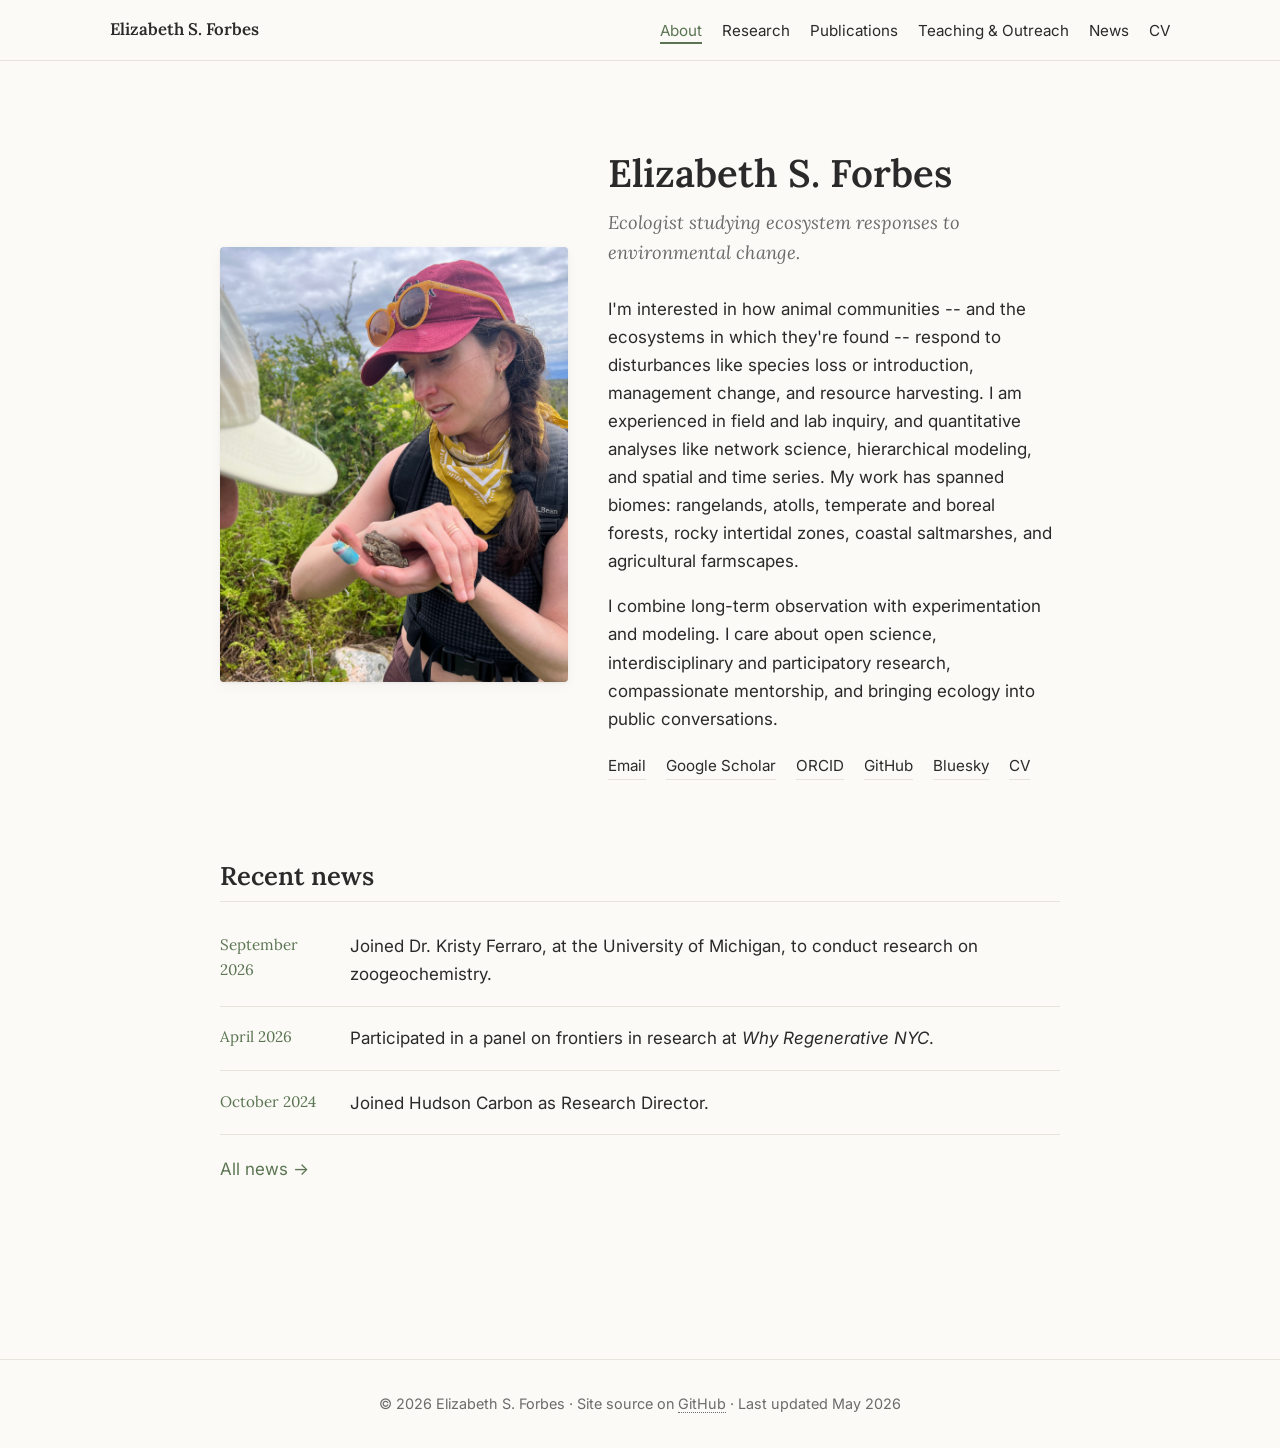
<file: index.html>
<!doctype html>
<html lang="en">
<head>
  <meta charset="utf-8">
  <meta name="viewport" content="width=device-width, initial-scale=1">
  <title>Elizabeth S. Forbes</title>
  <meta name="description" content="Personal site of Elizabeth S. Forbes — ecologist and researcher.">
  <link rel="preconnect" href="https://fonts.googleapis.com">
  <link rel="preconnect" href="https://fonts.gstatic.com" crossorigin>
  <link href="https://fonts.googleapis.com/css2?family=Inter:wght@400;500;600&family=Lora:ital,wght@0,500;0,600;1,400&display=swap" rel="stylesheet">
  <link rel="stylesheet" href="assets/css/style.css">
</head>
<body>

<!-- ===== Site nav (copy this <header> block to every page; mark current page .active) ===== -->
<header class="site-header">
  <nav class="nav">
    <a class="nav-brand" href="index.html">Elizabeth S. Forbes</a>
    <ul class="nav-links">
      <li><a href="index.html" class="active">About</a></li>
      <li><a href="research.html">Research</a></li>
      <li><a href="publications.html">Publications</a></li>
      <li><a href="teaching.html">Teaching &amp; Outreach</a></li>
      <li><a href="news.html">News</a></li>
      <li><a href="cv.html">CV</a></li>
    </ul>
  </nav>
</header>

<main>
  <div class="container">

    <!-- ===== Hero ===== -->
    <section class="hero">
      <!-- EDIT: replace assets/img/hero.jpg with a portrait or fieldwork photo -->
      <div class="hero-photo" role="img" aria-label="Photo of Elizabeth Forbes"></div>

      <div class="hero-text">
        <h1>Elizabeth S. Forbes</h1>
        <p class="tagline">Ecologist studying ecosystem responses to environmental change.</p>

        <p>
          <!-- EDIT: 2–4 sentence bio. Pull text from your Wix site to start. -->
          I'm interested in how animal communities -- and the ecosystems in which they're found --
          respond to disturbances like species loss or introduction, management change, and resource harvesting. 
          I am experienced in field and lab inquiry, and quantitative analyses like
          network science, hierarchical modeling, and spatial and time series. My work
          has spanned biomes: rangelands, atolls, temperate and boreal forests, rocky intertidal zones, coastal 
          saltmarshes, and agricultural farmscapes.
        </p>
        <p>
          <!-- EDIT: a second paragraph with what you care about / methods / collaborators -->
          I combine long-term observation with experimentation and modeling. I care about open science,
          interdisciplinary and participatory research, compassionate mentorship, and bringing ecology into public conversations.
        </p>

        <!-- EDIT: update each href and remove any links you don't use -->
        <div class="hero-links">
          <a href="mailto:forbeselizabeth.s@gmail.com">Email</a>
          <a href="https://scholar.google.com/citations?user=6LDUEaUAAAAJ&hl=en&oi=ao" target="_blank" rel="noopener">Google Scholar</a>
          <a href="https://orcid.org/my-orcid?orcid=0000-0003-3462-0323" target="_blank" rel="noopener">ORCID</a>
          <a href="https://github.com/elizabethforbes" target="_blank" rel="noopener">GitHub</a>
          <a href="https://bsky.app/profile/elizabethforbes.bsky.social" target="_blank" rel="noopener">Bluesky</a>
          <a href="cv.html">CV</a>
        </div>
      </div>
    </section>

    <!-- ===== Latest news teaser ===== -->
    <section>
      <h2>Recent news</h2>
      <!-- EDIT: keep 3 most recent items here, mirror full list in news.html -->
      <!-- <div class="news-item"> -->
        <!-- <div class="news-date">May 2026</div> -->
        <!-- <div>New paper out in <em>Journal Name</em> — short blurb describing it. <a href="publications.html">See publications &rarr;</a></div> -->
      <!-- </div> -->
      <div class="news-item">
        <div class="news-date">September 2026</div>
        <div>Joined Dr. Kristy Ferraro, at the University of Michigan, to conduct research on zoogeochemistry.</div>
      </div>
      <div class="news-item">
        <div class="news-date">April 2026</div>
        <div>Participated in a panel on frontiers in research at <i>Why Regenerative NYC</i>.</div>
      </div>
      <div class="news-item">
        <div class="news-date">October 2024</div>
        <div>Joined Hudson Carbon as Research Director.</div>
      </div>
      <p style="margin-top:1.25rem;"><a href="news.html">All news &rarr;</a></p>
    </section>

  </div>
</main>

<footer class="site-footer">
  <div class="container">
    &copy; 2026 Elizabeth S. Forbes &middot;
    Site source on <a href="https://github.com/YOUR_USERNAME/YOUR_USERNAME.github.io" target="_blank" rel="noopener">GitHub</a> &middot;
    Last updated May 2026
  </div>
</footer>

</body>
</html>
</file>
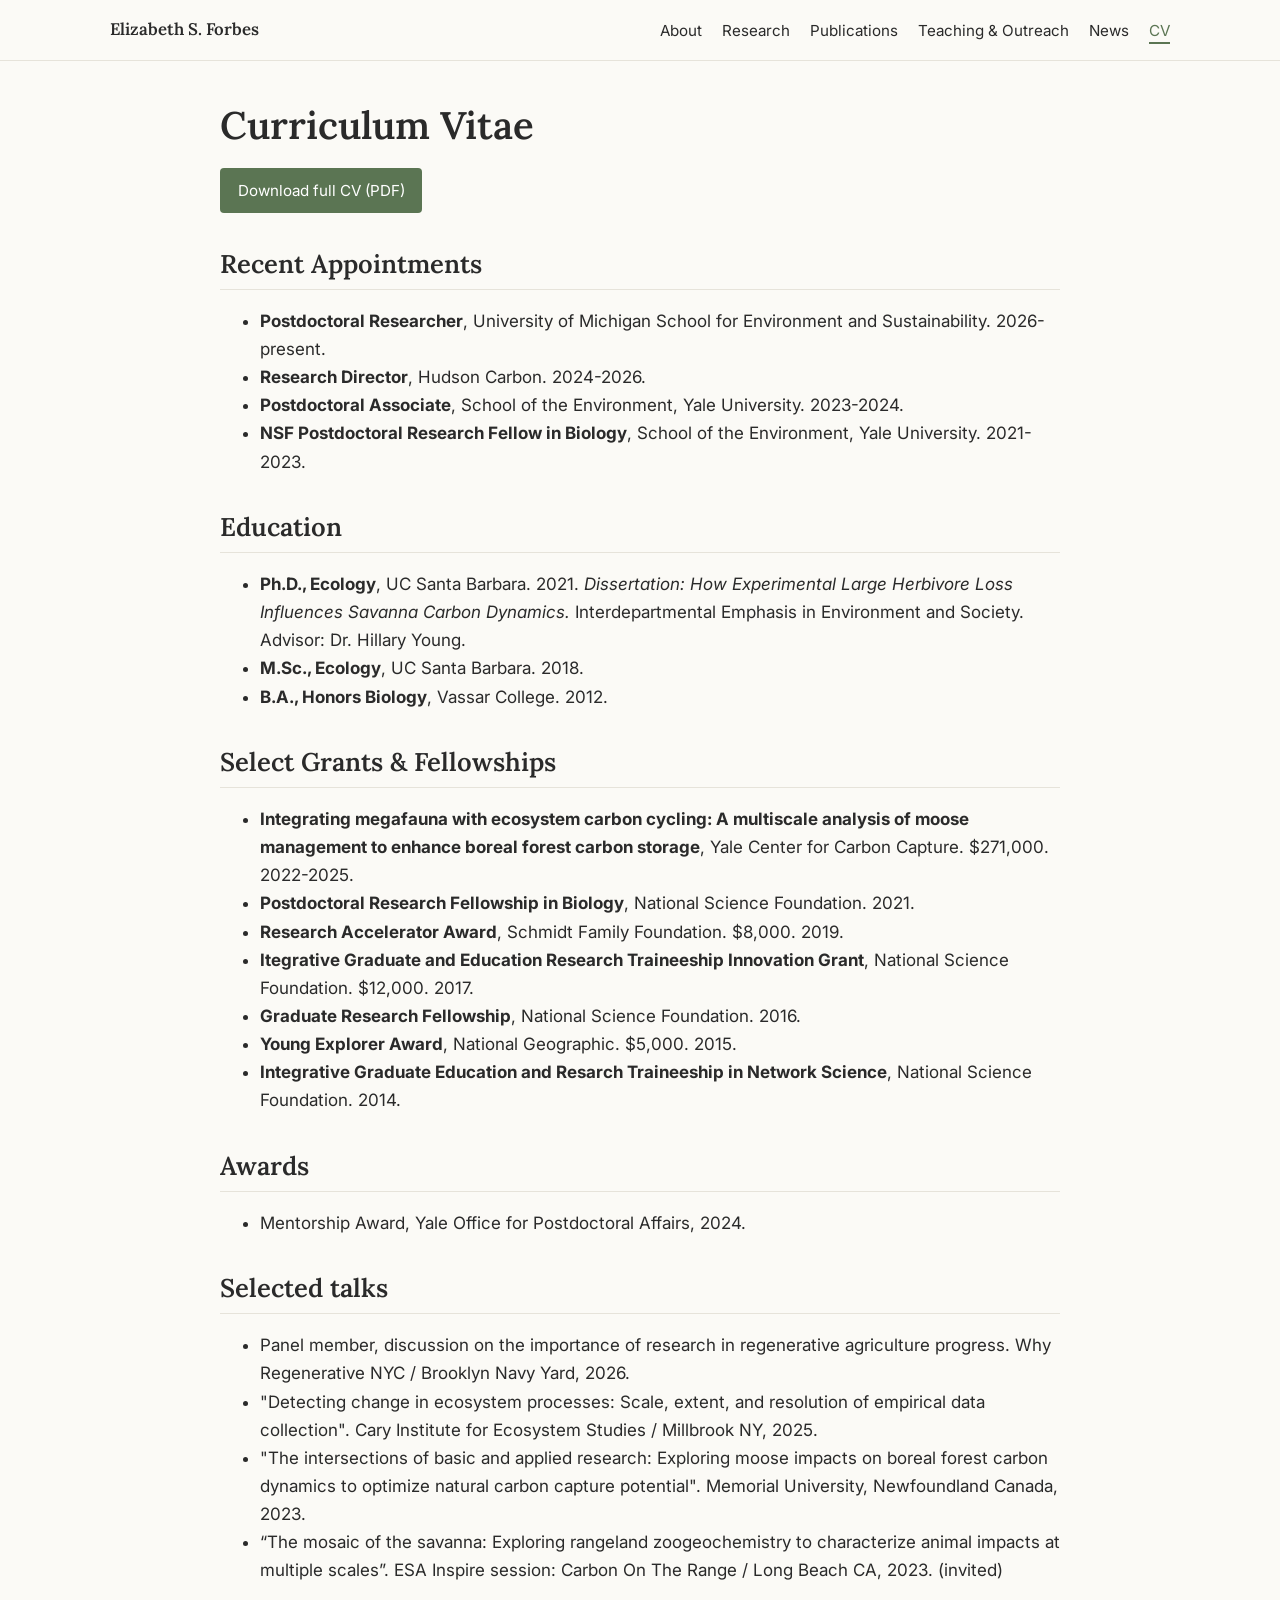
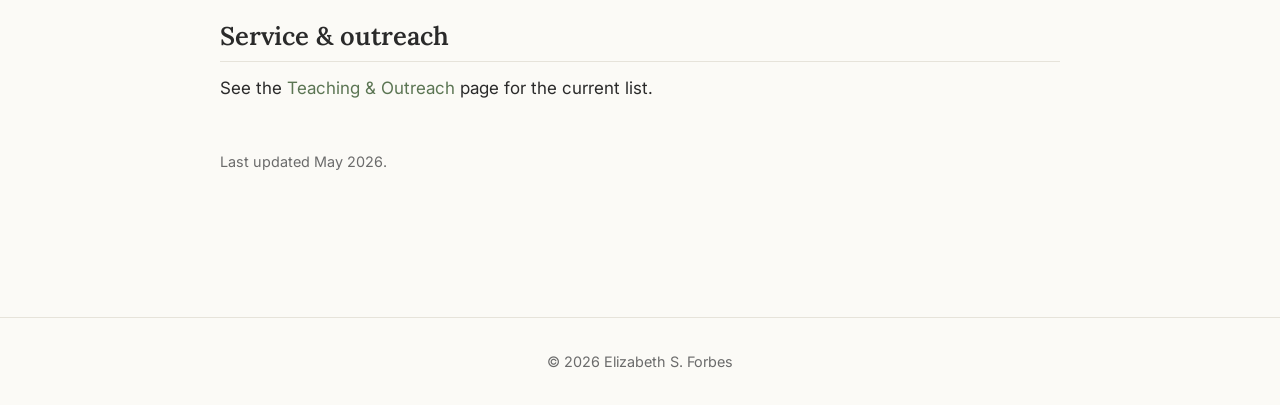
<file: cv.html>
<!doctype html>
<html lang="en">
<head>
  <meta charset="utf-8">
  <meta name="viewport" content="width=device-width, initial-scale=1">
  <title>CV — Elizabeth S. Forbes</title>
  <link rel="preconnect" href="https://fonts.googleapis.com">
  <link rel="preconnect" href="https://fonts.gstatic.com" crossorigin>
  <link href="https://fonts.googleapis.com/css2?family=Inter:wght@400;500;600&family=Lora:ital,wght@0,500;0,600;1,400&display=swap" rel="stylesheet">
  <link rel="stylesheet" href="assets/css/style.css">
</head>
<body>

<header class="site-header">
  <nav class="nav">
    <a class="nav-brand" href="index.html">Elizabeth S. Forbes</a>
    <ul class="nav-links">
      <li><a href="index.html">About</a></li>
      <li><a href="research.html">Research</a></li>
      <li><a href="publications.html">Publications</a></li>
      <li><a href="teaching.html">Teaching &amp; Outreach</a></li>
      <li><a href="news.html">News</a></li>
      <li><a href="cv.html" class="active">CV</a></li>
    </ul>
  </nav>
</header>

<main>
  <div class="container">

    <h1>Curriculum Vitae</h1>
    <p>
      <!-- EDIT: replace assets/files/forbes-cv.pdf with your actual CV PDF.
           Keep this page as a quick on-page summary; the PDF is the canonical full version. -->
      <a class="button" href="assets/files/Forbes_CV.pdf" target="_blank" rel="noopener">Download full CV (PDF)</a>
    </p>

    <h2>Recent Appointments</h2>
    <ul>
      <li><strong>Postdoctoral Researcher</strong>, University of Michigan School for Environment and Sustainability. 2026-present.</li>
      <li><strong>Research Director</strong>, Hudson Carbon. 2024-2026.</li>
      <li><strong>Postdoctoral Associate</strong>, School of the Environment, Yale University. 2023-2024.</li>
      <li><strong>NSF Postdoctoral Research Fellow in Biology</strong>, School of the Environment, Yale University. 2021-2023.</li>
    </ul>

    <h2>Education</h2>
    <ul>
      <li><strong>Ph.D., Ecology</strong>, UC Santa Barbara. 2021. <em>Dissertation: How Experimental Large Herbivore Loss Influences Savanna Carbon Dynamics.</em> 
        Interdepartmental Emphasis in Environment and Society. Advisor: Dr. Hillary Young.</li>
      <li><strong>M.Sc., Ecology</strong>, UC Santa Barbara. 2018.</li>
      <li><strong>B.A., Honors Biology</strong>, Vassar College. 2012.</li>
    </ul>

    <h2>Select Grants &amp; Fellowships</h2>
    <ul>
      <li><strong>Integrating megafauna with ecosystem carbon cycling: A multiscale analysis of moose management to enhance boreal forest carbon storage</strong>, 
        Yale Center for Carbon Capture. $271,000. 2022-2025.</li>
      <li><strong>Postdoctoral Research Fellowship in Biology</strong>, National Science Foundation. 2021.</li>
      <li><strong>Research Accelerator Award</strong>, Schmidt Family Foundation. $8,000. 2019.</li>
      <li><strong>Itegrative Graduate and Education Research Traineeship Innovation Grant</strong>, National Science Foundation. $12,000. 2017.</li>
      <li><strong>Graduate Research Fellowship</strong>, National Science Foundation. 2016.</li>
      <li><strong>Young Explorer Award</strong>, National Geographic. $5,000. 2015.</li>
      <li><strong>Integrative Graduate Education and Resarch Traineeship in Network Science</strong>, National Science Foundation. 2014.</li>
    </ul>

    <h2>Awards</h2>
    <ul>
      <li>Mentorship Award, Yale Office for Postdoctoral Affairs, 2024.</li>
    </ul>

    <h2>Selected talks</h2>
    <ul>   
      <li>Panel member, discussion on the importance of research in regenerative agriculture progress. Why Regenerative NYC / Brooklyn Navy Yard, 2026.</li>   
      <li>"Detecting change in ecosystem processes: Scale, extent, and resolution of empirical data collection". Cary Institute for Ecosystem Studies / Millbrook NY, 2025.</li>
      <li>"The intersections of basic and applied research: Exploring moose impacts on boreal forest carbon dynamics to optimize natural carbon capture potential". 
        Memorial University, Newfoundland Canada, 2023.</li>
      <li>“The mosaic of the savanna: Exploring rangeland zoogeochemistry to characterize animal impacts at multiple scales”. ESA Inspire session: Carbon On The Range / Long Beach CA, 2023. (invited)</li>
    </ul>

    <h2>Service &amp; outreach</h2>
    <p>See the <a href="teaching.html">Teaching &amp; Outreach</a> page for the current list.</p>

    <p style="margin-top:3rem;" class="meta">Last updated May 2026.</p>

  </div>
</main>

<footer class="site-footer">
  <div class="container">
    &copy; 2026 Elizabeth S. Forbes
  </div>
</footer>

</body>
</html>
</file>
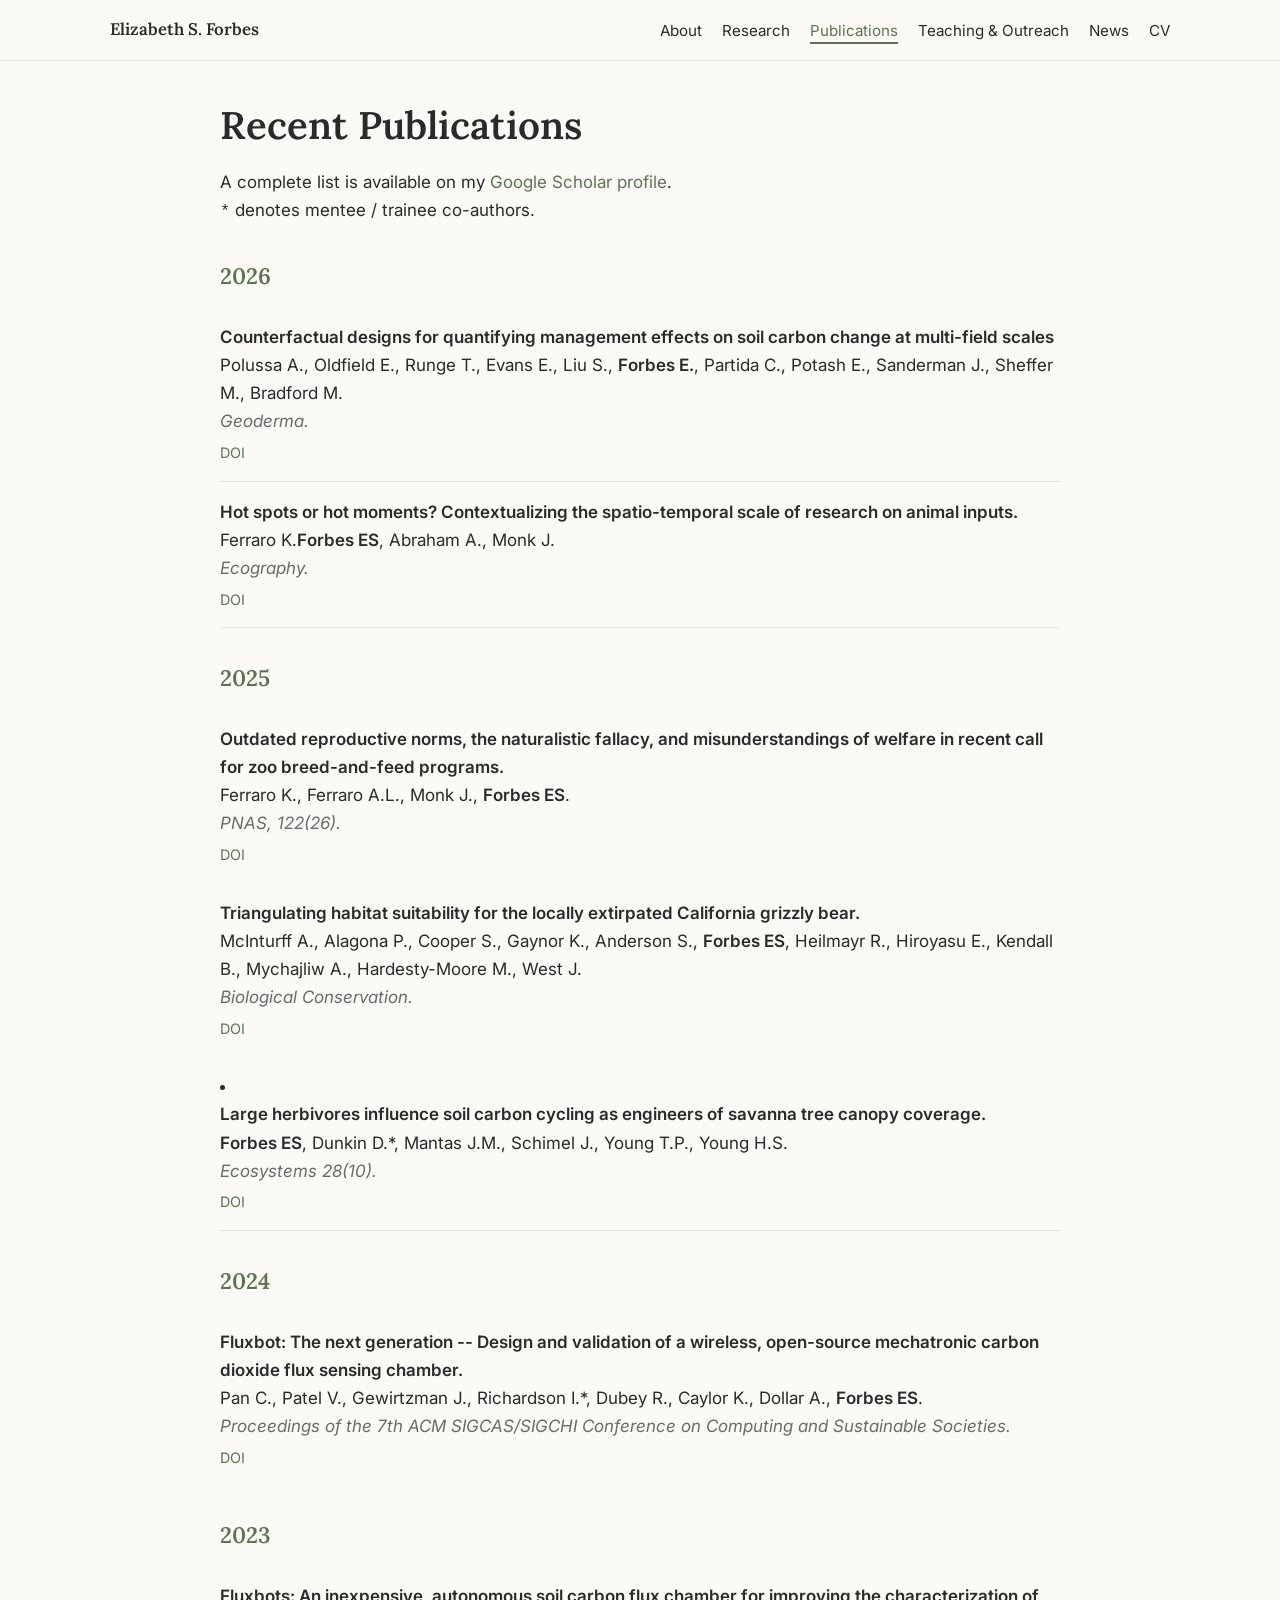
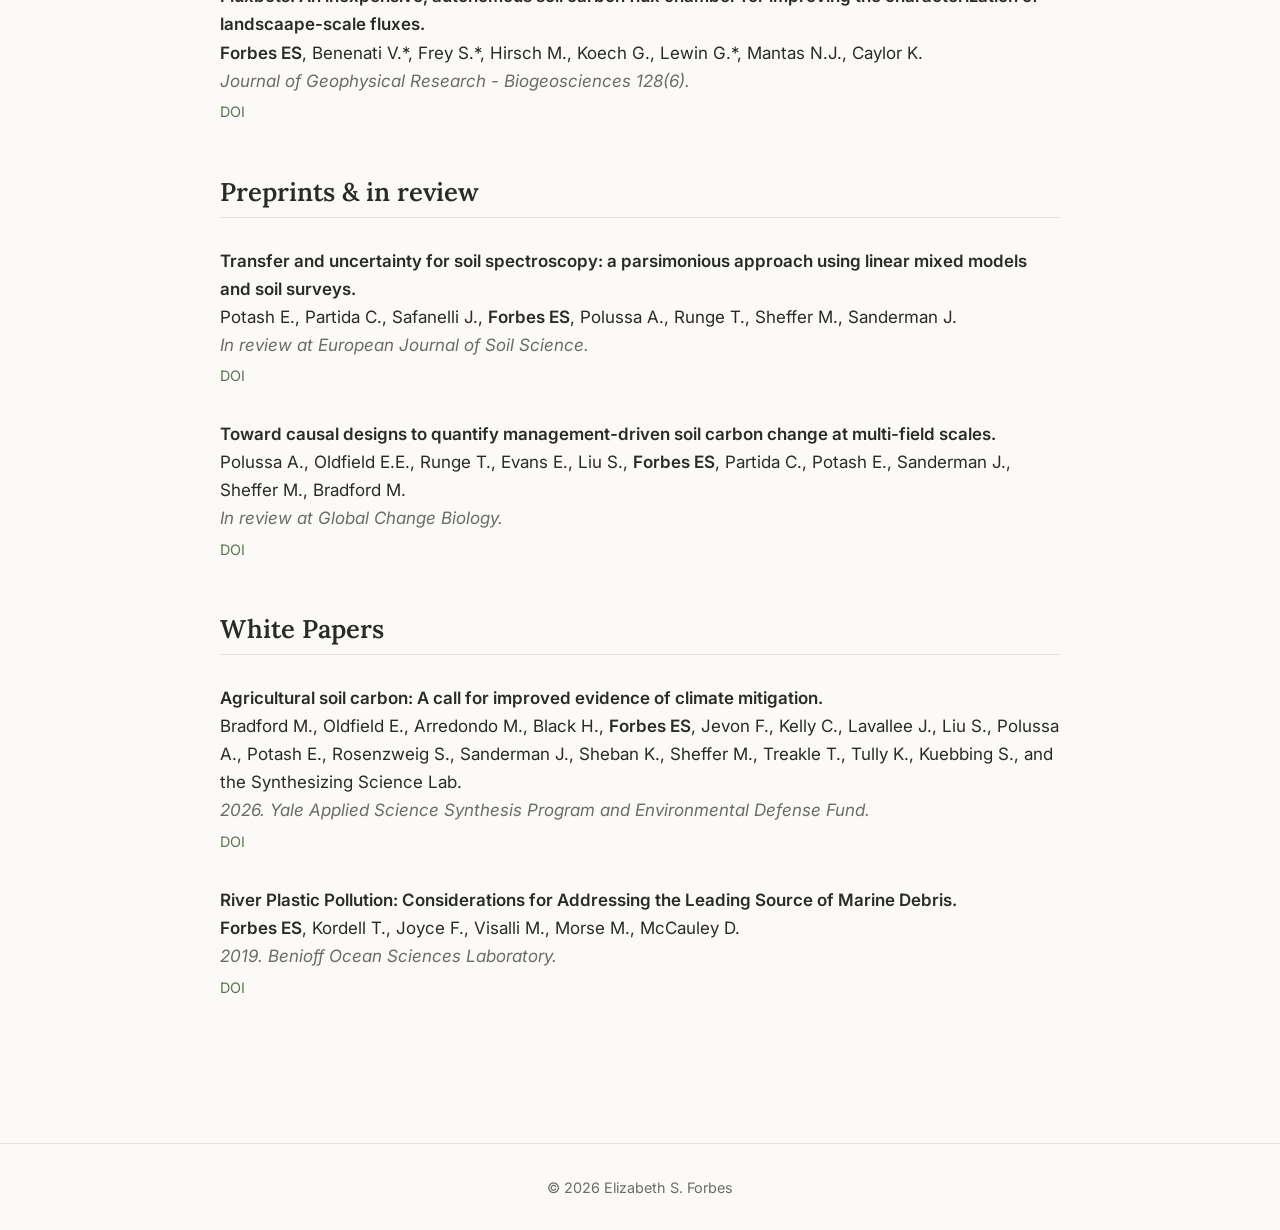
<file: publications.html>
<!doctype html>
<html lang="en">
<head>
  <meta charset="utf-8">
  <meta name="viewport" content="width=device-width, initial-scale=1">
  <title>Publications — Elizabeth S. Forbes</title>
  <link rel="preconnect" href="https://fonts.googleapis.com">
  <link rel="preconnect" href="https://fonts.gstatic.com" crossorigin>
  <link href="https://fonts.googleapis.com/css2?family=Inter:wght@400;500;600&family=Lora:ital,wght@0,500;0,600;1,400&display=swap" rel="stylesheet">
  <link rel="stylesheet" href="assets/css/style.css">
</head>
<body>

<header class="site-header">
  <nav class="nav">
    <a class="nav-brand" href="index.html">Elizabeth S. Forbes</a>
    <ul class="nav-links">
      <li><a href="index.html">About</a></li>
      <li><a href="research.html">Research</a></li>
      <li><a href="publications.html" class="active">Publications</a></li>
      <li><a href="teaching.html">Teaching &amp; Outreach</a></li>
      <li><a href="news.html">News</a></li>
      <li><a href="cv.html">CV</a></li>
    </ul>
  </nav>
</header>

<main>
  <div class="container">

    <h1>Recent Publications</h1>
    <p>
      <!-- EDIT: short framing line. Link to scholar profile if you maintain it. -->
      A complete list is available on my
      <a href="https://scholar.google.com/citations?user=6LDUEaUAAAAJ&hl=en&oi=ao" target="_blank" rel="noopener">Google Scholar profile</a>.
      <br><code class="me">*</code> denotes mentee / trainee co-authors.
    </p>

    <!-- =========================================================
         To add a new paper:
         1. Copy a <li class="pub-item"> block.
         2. Update title, authors, venue, year, and links.
         3. Wrap your name in <span class="me">…</span> so it bolds.
         ========================================================= -->

    <div class="pub-year">2026</div>
    <ul class="pub-list">

      <li class="pub-item">
        <div class="pub-title">Counterfactual designs for quantifying management effects on soil carbon change at multi-field scales</div>
        <div class="pub-authors">
          Polussa A., Oldfield E., Runge T., Evans E., Liu S., <span class="me">Forbes E.</span>, Partida C., Potash E., Sanderman J., Sheffer M., Bradford M.
        </div>
        <div class="pub-venue">Geoderma.</div>
        <div class="pub-links">
          <a href="https://doi.org/10.1016/j.geoderma.2026.118007">DOI</a>
          <!-- <a href="#">PDF</a> -->
          <!-- <a href="#">Code</a> -->
          <!-- <a href="#">Data</a> -->
        </div>
      </li>

      <li class="pub-item">
        <div class="pub-title">Hot spots or hot moments? Contextualizing the spatio-temporal scale of research on animal inputs.</div>
        <div class="pub-authors">
          Ferraro K.<span class="me">Forbes ES</span>, Abraham A., Monk J.
        </div>
        <div class="pub-venue">Ecography.</div>
        <div class="pub-links">
          <a href="https://doi.org/10.1002/ecog.08351">DOI</a>
          <!-- <a href="#">PDF</a> -->
          <!-- <a href="#">Code</a> -->
          <!-- <a href="#">Data</a> -->
        </div>
      </li>

    <div class="pub-year">2025</div>
    <ul class="pub-list">

      <li class="pub-item">
        <div class="pub-title">Outdated reproductive norms, the naturalistic fallacy, and misunderstandings of welfare in recent call for zoo breed-and-feed programs.</div>
        <div class="pub-authors">
          Ferraro K., Ferraro A.L., Monk J., <span class="me">Forbes ES</span>.
        </div>
        <div class="pub-venue">PNAS, 122(26).</div>
        <div class="pub-links">
          <a href="https://doi.org/10.1073/pnas.2504225122">DOI</a>
          <!-- <a href="#">PDF</a> -->
        </div>
      </li>

    </ul>

      <li class="pub-item">
        <div class="pub-title">Triangulating habitat suitability for the locally extirpated California grizzly bear.</div>
        <div class="pub-authors">
          McInturff A., Alagona P., Cooper S., Gaynor K., Anderson S., <span class="me">Forbes ES</span>, Heilmayr R., Hiroyasu E., Kendall B., Mychajliw A., Hardesty-Moore M., West J.
        </div>
        <div class="pub-venue">Biological Conservation.</div>
        <div class="pub-links">
          <a href="https://doi.org/10.1016/j.biocon.2025.110989">DOI</a>
          <!-- <a href="#">PDF</a> -->
        </div>
      </li>

    </ul>

      <li class="pub-item">
        <div class="pub-title">Large herbivores influence soil carbon cycling as engineers of savanna tree canopy coverage.</div>
        <div class="pub-authors">
          <span class="me">Forbes ES</span>, Dunkin D.*, Mantas J.M., Schimel J., Young T.P., Young H.S.
        </div>
        <div class="pub-venue">Ecosystems 28(10).</div>
        <div class="pub-links">
          <a href="https://doi.org/10.1007/s10021-024-00944-7">DOI</a>
        </div>
      </li>

    </ul>

    <div class="pub-year">2024</div>
    <ul class="pub-list">

      <li class="pub-item">
        <div class="pub-title">Fluxbot: The next generation -- Design and validation of a wireless, open-source mechatronic carbon dioxide flux sensing chamber.</div>
        <div class="pub-authors">
          Pan C., Patel V., Gewirtzman J., Richardson I.*, Dubey R., Caylor K., Dollar A., <span class="me">Forbes ES</span>.
        </div>
        <div class="pub-venue">Proceedings of the 7th ACM SIGCAS/SIGCHI Conference on Computing and Sustainable Societies.</div>
        <div class="pub-links">
          <a href="https://doi.org/10.1145/3674829.3675063">DOI</a>
        </div>
      </li>

    </ul>

    <div class="pub-year">2023</div>
    <ul class="pub-list">

      <li class="pub-item">
        <div class="pub-title">Fluxbots: An inexpensive, autonomous soil carbon flux chamber for improving the characterization of landscaape-scale fluxes.</div>
        <div class="pub-authors">
          <span class="me">Forbes ES</span>, Benenati V.*, Frey S.*, Hirsch M., Koech G., Lewin G.*, Mantas N.J., Caylor K.
        </div>
        <div class="pub-venue">Journal of Geophysical Research - Biogeosciences 128(6).</div>
        <div class="pub-links">
          <a href="https://doi.org/10.1029/2023JG007451">DOI</a>
        </div>
      </li>

    </ul>

    <h2>Preprints &amp; in review</h2>
        <ul class="pub-list">
      <li class="pub-item">
        <div class="pub-title">Transfer and uncertainty for soil spectroscopy: a parsimonious approach using linear mixed models and soil surveys.</div>
        <div class="pub-authors">
          Potash E., Partida C., Safanelli J., <span class="me">Forbes ES</span>, Polussa A., Runge T., Sheffer M., Sanderman J.
        </div>
        <div class="pub-venue">In review at <em>European Journal of Soil Science</em>.</div>
        <div class="pub-links">
            <a href="https://doi.org/10.31220/agriRxiv.2026.00451">DOI</a>
        </div>
      </li>
    </ul>
    
    <ul class="pub-list">
      <li class="pub-item">
        <div class="pub-title">Toward causal designs to quantify management-driven soil carbon change at multi-field scales.</div>
        <div class="pub-authors">
          Polussa A., Oldfield E.E., Runge T., Evans E., Liu S., <span class="me">Forbes ES</span>, Partida C., Potash E., Sanderman J., Sheffer M., Bradford M.
        </div>
        <div class="pub-venue">In review at <em>Global Change Biology</em>.</div>
        <div class="pub-links">
          <a href="https://doi.org/10.31220/agriRxiv.2026.00422">DOI</a>
        </div>
      </li>
    </ul>

   <h2>White Papers</h2>
    <ul class="pub-list">
      <li class="pub-item">
        <div class="pub-title">Agricultural soil carbon: A call for improved evidence of climate mitigation.</div>
        <div class="pub-authors">
          Bradford M., Oldfield E., Arredondo M., Black H., <span class="me">Forbes ES</span>, Jevon F., Kelly C., Lavallee J., Liu S., Polussa A., Potash E., Rosenzweig S., Sanderman J., Sheban K., Sheffer M., Treakle T., Tully K., Kuebbing S., and the Synthesizing Science Lab.
        </div>
        <div class="pub-venue">2026. Yale Applied Science Synthesis Program and Environmental Defense Fund.</div>
        <div class="pub-links">
          <a href="https://doi.org/10.31219/osf.io/uk3n2_v1">DOI</a>
        </div>
      </li>
    </ul>

    <ul class="pub-list">
      <li class="pub-item">
        <div class="pub-title">River Plastic Pollution: Considerations for Addressing the Leading Source of Marine Debris.</div>
        <div class="pub-authors">
          <span class="me">Forbes ES</span>, Kordell T., Joyce F., Visalli M., Morse M., McCauley D.
        </div>
        <div class="pub-venue">2019. Benioff Ocean Sciences Laboratory.</div>
        <div class="pub-links">
          <a href="https://doi.org/10.13140/RG.2.2.20699.80165">DOI</a>
        </div>
      </li>
    </ul>

  </div>
</main>

<footer class="site-footer">
  <div class="container">
    &copy; 2026 Elizabeth S. Forbes
  </div>
</footer>

</body>
</html>
</file>
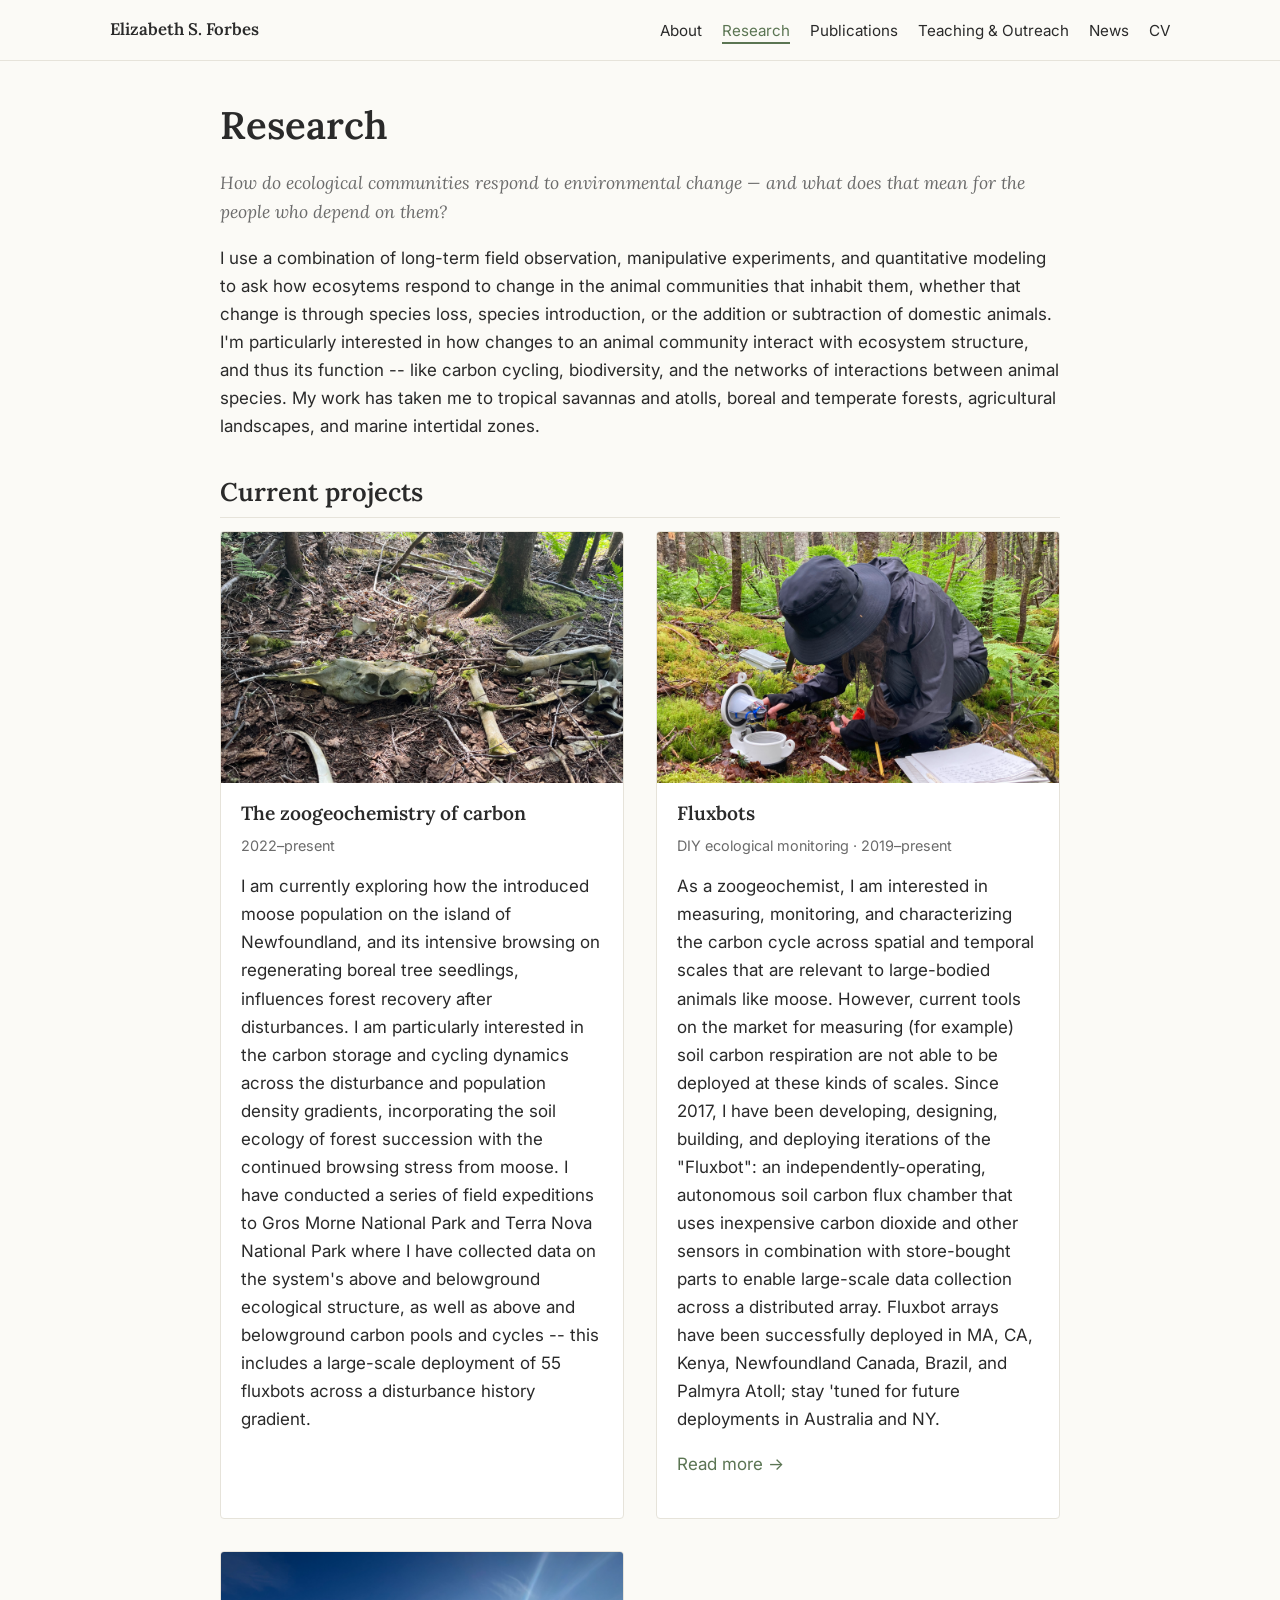
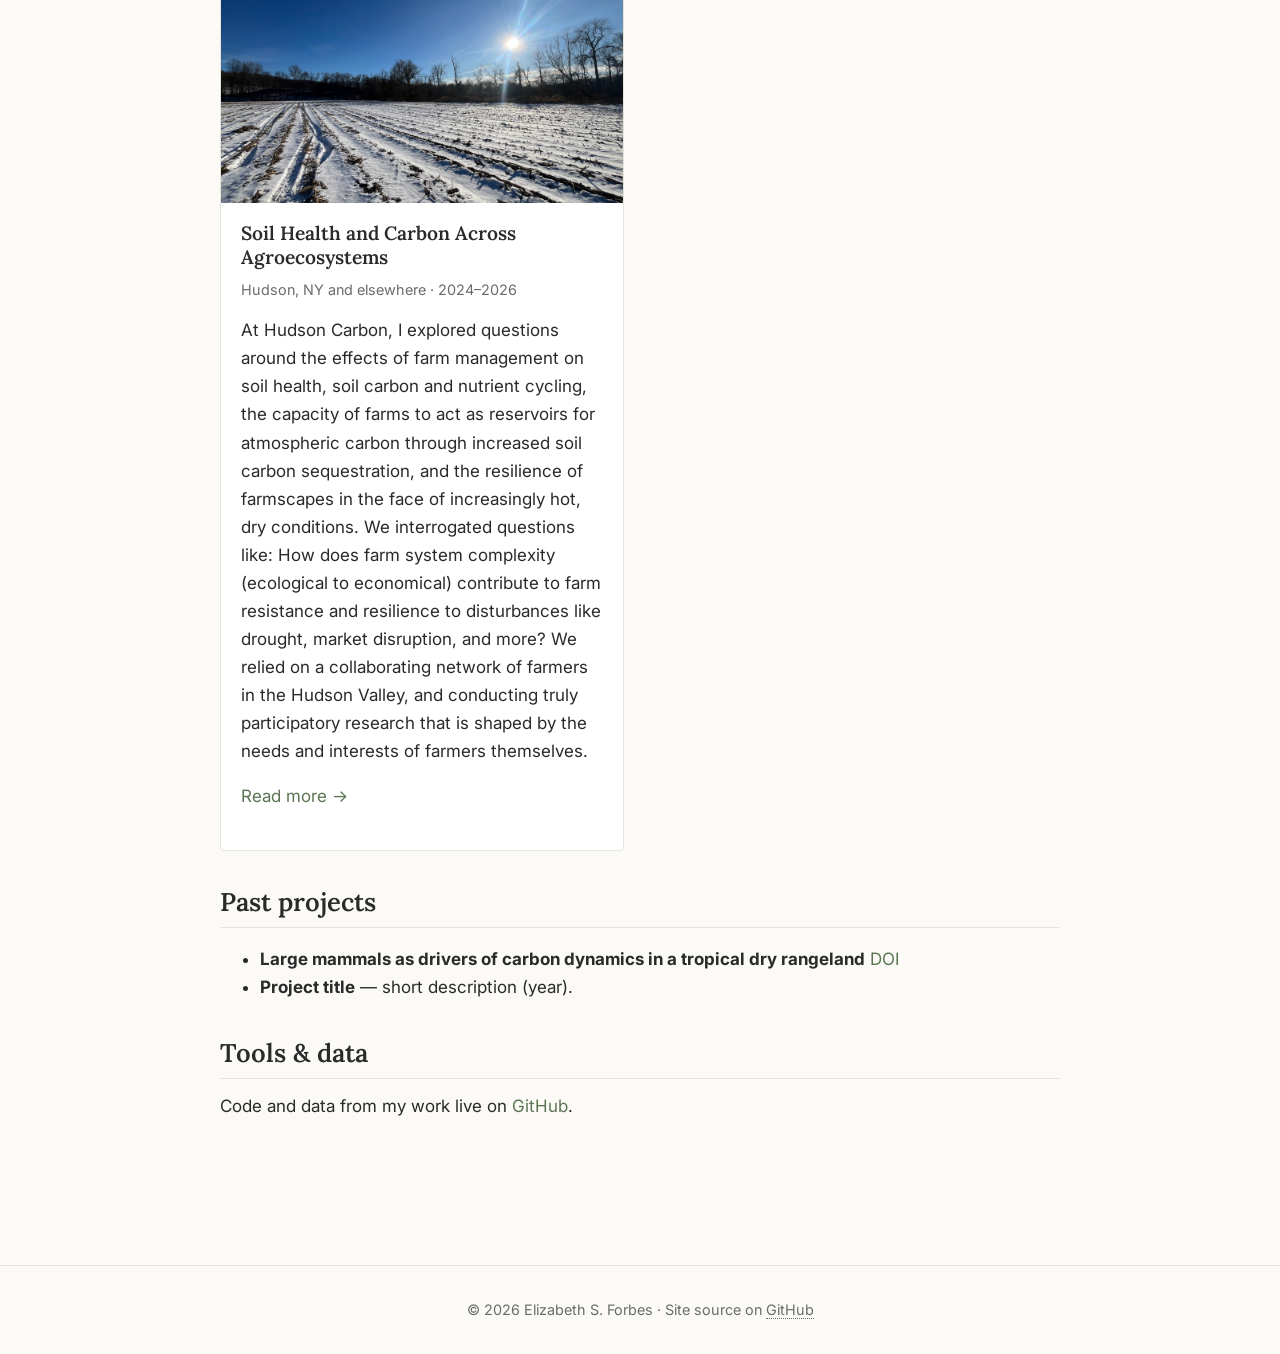
<file: research.html>
<!doctype html>
<html lang="en">
<head>
  <meta charset="utf-8">
  <meta name="viewport" content="width=device-width, initial-scale=1">
  <title>Research — Elizabeth S. Forbes</title>
  <link rel="preconnect" href="https://fonts.googleapis.com">
  <link rel="preconnect" href="https://fonts.gstatic.com" crossorigin>
  <link href="https://fonts.googleapis.com/css2?family=Inter:wght@400;500;600&family=Lora:ital,wght@0,500;0,600;1,400&display=swap" rel="stylesheet">
  <link rel="stylesheet" href="assets/css/style.css">
</head>
<body>

<header class="site-header">
  <nav class="nav">
    <a class="nav-brand" href="index.html">Elizabeth S. Forbes</a>
    <ul class="nav-links">
      <li><a href="index.html">About</a></li>
      <li><a href="research.html" class="active">Research</a></li>
      <li><a href="publications.html">Publications</a></li>
      <li><a href="teaching.html">Teaching &amp; Outreach</a></li>
      <li><a href="news.html">News</a></li>
      <li><a href="cv.html">CV</a></li>
    </ul>
  </nav>
</header>

<main>
  <div class="container">

    <h1>Research</h1>
    <p class="tagline" style="font-family: var(--serif); font-style: italic; color: var(--muted); font-size:1.1rem;">
      <!-- EDIT: one-sentence research statement -->
      How do ecological communities respond to environmental change — and what does that mean for the people who depend on them?
    </p>

    <p>
      <!-- EDIT: 1–2 paragraphs of research overview. This is the place to set the broader narrative. -->
      I use a combination of long-term field observation, manipulative experiments, and quantitative modeling to ask how ecosytems respond to change in the animal communities that inhabit them, whether that 
      change is through species loss, species introduction, or the addition or subtraction of domestic animals. I'm particularly interested in how changes to an animal community interact with ecosystem structure, 
      and thus its function -- like carbon cycling, biodiversity, and the networks of interactions between animal species. My work has taken me to tropical savannas and atolls, boreal and temperate forests, 
      agricultural landscapes, and marine intertidal zones.
    </p>

    <h2>Current projects</h2>

    <!-- ===== Project cards =====
         EDIT: each .project block is one project. Copy the block to add another.
         Set the background-image URL on .project-photo to a photo in assets/img/. -->
    <div class="project-grid">


      <article class="project">
        <div class="project-photo" style="background-image:url('assets/img/mooseskeleton.jpg');"></div>
        <div class="project-body">
          <h3>The zoogeochemistry of carbon</h3>
          <p class="meta">2022–present</p>
          <p>
            I am currently exploring how the introduced moose population on the island of Newfoundland, and its intensive browsing on regenerating boreal tree seedlings, influences forest recovery after disturbances. 
            I am particularly interested in the carbon storage and cycling dynamics across the disturbance and population density gradients, incorporating the soil ecology of forest succession with the continued 
            browsing stress from moose. I have conducted a series of field expeditions to Gros Morne National Park and Terra Nova National Park where I have collected data on the system's above and belowground
            ecological structure, as well as above and belowground carbon pools and cycles -- this includes a large-scale deployment of 55 fluxbots across a disturbance history gradient.
          </p>
        </div>
      </article>

      <article class="project">
        <div class="project-photo" style="background-image:url('assets/img/bots4.jpg');"></div>
        <div class="project-body">
          <h3>Fluxbots</h3>
          <p class="meta">DIY ecological monitoring &middot; 2019–present</p>
          <p>
            As a zoogeochemist, I am interested in measuring, monitoring, and characterizing the carbon cycle across spatial and temporal scales that are relevant to large-bodied animals like moose.
            However, current tools on the market for measuring (for example) soil carbon respiration are not able to be deployed at these kinds of scales. Since 2017, I have been developing, designing,
            building, and deploying iterations of the "Fluxbot": an independently-operating, autonomous soil carbon flux chamber that uses inexpensive carbon dioxide and other sensors in combination with 
            store-bought parts to enable large-scale data collection across a distributed array. Fluxbot arrays have been successfully deployed in MA, CA, Kenya, Newfoundland Canada, Brazil, and Palmyra Atoll; 
            stay 'tuned for future deployments in Australia and NY.
          </p>
          <p><a href="#">Read more &rarr;</a></p>
        </div>
      </article>

      <article class="project">
        <div class="project-photo" style="background-image:url('assets/img/coring1_28Jan2025.jpg');"></div>
        <div class="project-body">
          <h3>Soil Health and Carbon Across Agroecosystems</h3>
          <p class="meta">Hudson, NY and elsewhere &middot; 2024–2026</p>
          <p>
            At Hudson Carbon, I explored questions around the effects of farm management on soil health, soil carbon and nutrient cycling, the capacity of farms to act as 
            reservoirs for atmospheric carbon through increased soil carbon sequestration, and the resilience of farmscapes in the face of increasingly hot, dry conditions. We interrogated questions like: 
            How does farm system complexity (ecological to economical) contribute to farm resistance and resilience to disturbances like drought, market disruption, and more? We relied on a collaborating network of farmers
            in the Hudson Valley, and conducting truly participatory research that is shaped by the needs and interests of farmers themselves.
          </p>
          <p><a href="https://www.hudsoncarbon.org/">Read more &rarr;</a></p>
        </div>
      </article>


    </div>

    <h2>Past projects</h2>
    <ul>
      <li><strong>Large mammals as drivers of carbon dynamics in a tropical dry rangeland</strong> <a href="https://doi.org/10.1007/s10021-024-00944-7">DOI</a></li>
      <li><strong>Project title</strong> — short description (year).</li>
    </ul>

    <h2>Tools &amp; data</h2>
    <p>
      <!-- EDIT: link to GitHub repos, R packages, datasets, code, etc. -->
      Code and data from my work live on
      <a href="https://github.com/elizabethforbes" target="_blank" rel="noopener">GitHub</a>.
    </p>

  </div>
</main>

<footer class="site-footer">
  <div class="container">
    &copy; 2026 Elizabeth S. Forbes &middot;
    Site source on <a href="https://github.com/YOUR_USERNAME/YOUR_USERNAME.github.io" target="_blank" rel="noopener">GitHub</a>
  </div>
</footer>

</body>
</html>
</file>
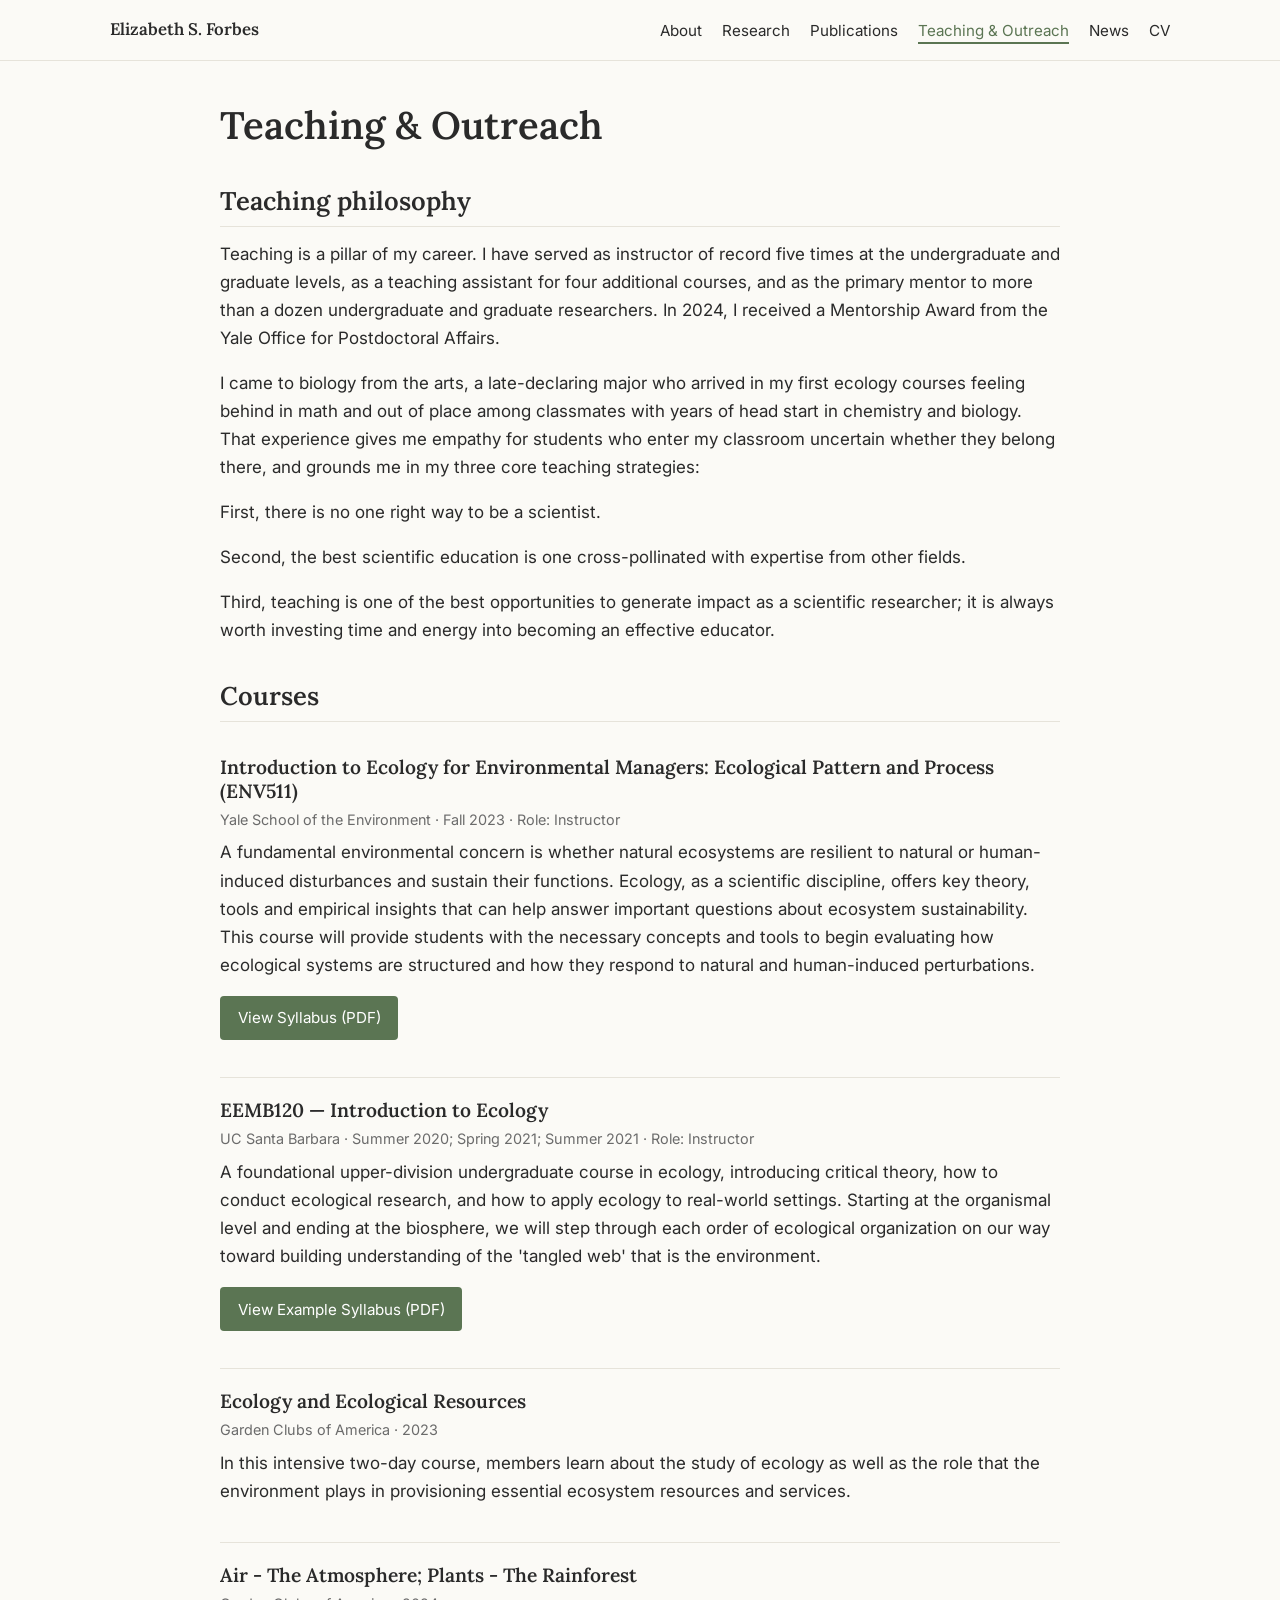
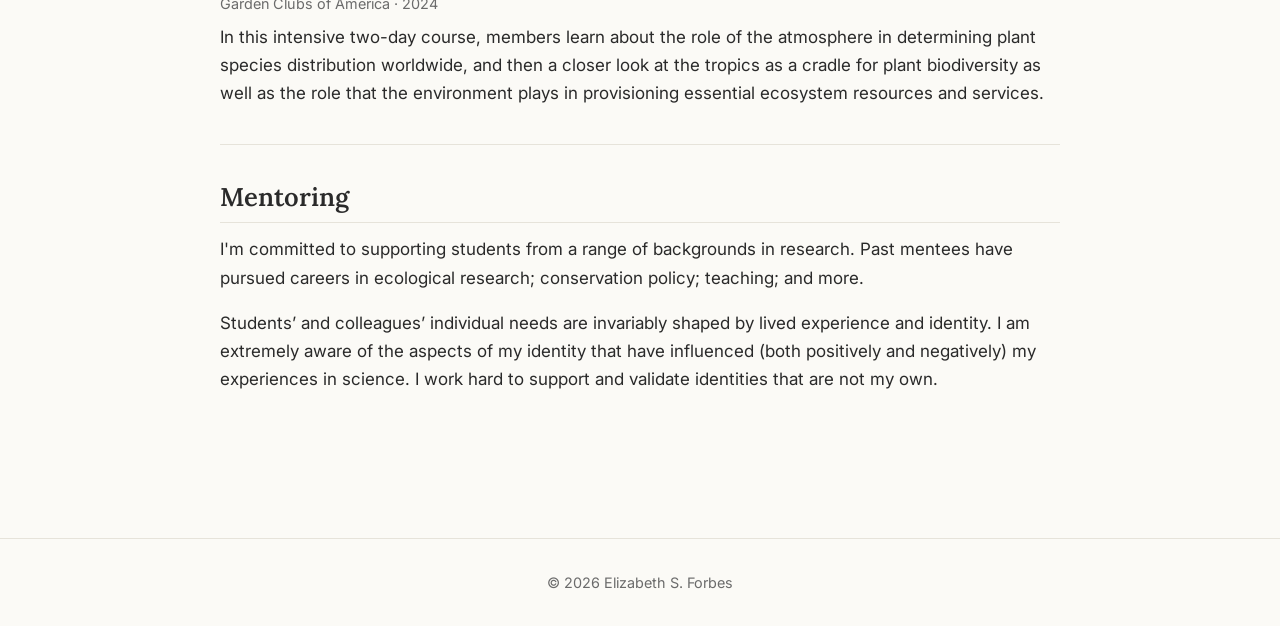
<file: teaching.html>
<!doctype html>
<html lang="en">
<head>
  <meta charset="utf-8">
  <meta name="viewport" content="width=device-width, initial-scale=1">
  <title>Teaching &amp; Outreach — Elizabeth S. Forbes</title>
  <link rel="preconnect" href="https://fonts.googleapis.com">
  <link rel="preconnect" href="https://fonts.gstatic.com" crossorigin>
  <link href="https://fonts.googleapis.com/css2?family=Inter:wght@400;500;600&family=Lora:ital,wght@0,500;0,600;1,400&display=swap" rel="stylesheet">
  <link rel="stylesheet" href="assets/css/style.css">
</head>
<body>

<header class="site-header">
  <nav class="nav">
    <a class="nav-brand" href="index.html">Elizabeth S. Forbes</a>
    <ul class="nav-links">
      <li><a href="index.html">About</a></li>
      <li><a href="research.html">Research</a></li>
      <li><a href="publications.html">Publications</a></li>
      <li><a href="teaching.html" class="active">Teaching &amp; Outreach</a></li>
      <li><a href="news.html">News</a></li>
      <li><a href="cv.html">CV</a></li>
    </ul>
  </nav>
</header>

<main>
  <div class="container">

    <h1>Teaching &amp; Outreach</h1>
    <p class="tagline" style="font-family: var(--serif); font-style: italic; color: var(--muted); font-size:1.1rem;">
      <!-- EDIT: short philosophy / one-liner -->

    </p>

    <h2>Teaching philosophy</h2>
    <p>
      <!-- EDIT: 1–2 short paragraphs -->
      Teaching is a pillar of my career. I have served as instructor of record five times at the undergraduate and graduate levels, as a teaching assistant for four additional courses, 
      and as the primary mentor to more than a dozen undergraduate and graduate researchers. In 2024, I received a Mentorship Award from the Yale Office for Postdoctoral Affairs. 
      <p>
      I came to biology from the arts, a late-declaring major who arrived 
      in my first ecology courses feeling behind in math and out of place among classmates with years of head start in chemistry and biology. That experience gives me empathy for 
      students who enter my classroom uncertain whether they belong there, and grounds me in my three core teaching strategies:
      </p>
      <p>First, there is no one right way to be a scientist.</p>
      <p>Second, the best scientific education is one cross-pollinated with expertise from other fields.</p>
      <p> Third, teaching is one of the best opportunities to generate impact as a scientific researcher; it is always worth investing time and energy into becoming an effective educator.

      </p>
    </p>

    <h2>Courses</h2>

    <article class="course">
      <h3>Introduction to Ecology for Environmental Managers: Ecological Pattern and Process (ENV511)</h3>
      <p class="course-meta">Yale School of the Environment &middot; Fall 2023 &middot; Role: Instructor</p>
      <p>
        A fundamental environmental concern is whether natural ecosystems are resilient to natural or human-induced disturbances and sustain their functions. 
        Ecology, as a scientific discipline, offers key theory, tools and empirical insights that can help answer important questions about ecosystem sustainability. 
        This course will provide students with the necessary concepts and tools to begin evaluating how ecological systems are structured and how 
        they respond to natural and human-induced perturbations.
      </p>
      <p><a class="button" href="assets/files/511_2023_Syllabus.pdf" target="_blank" rel="noopener">View Syllabus (PDF)</a><p>
    </article>

    <article class="course">
      <h3>EEMB120 — Introduction to Ecology</h3>
      <p class="course-meta">UC Santa Barbara &middot; Summer 2020; Spring 2021; Summer 2021 &middot; Role: Instructor</p>
      <p>
        A foundational upper-division undergraduate course in ecology, introducing critical theory, how to conduct ecological research, and how to apply ecology to real-world settings.
        Starting at the organismal level and ending at the biosphere, we will step through each order of ecological organization on our way toward building understanding of the 'tangled web' that is the environment.
      </p>
      <p><a class="button" href="assets/files/120_2021_syllabus.pdf" target="_blank" rel="noopener">View Example Syllabus (PDF)</a><p>
    </article>

    <article class="course">
      <h3>Ecology and Ecological Resources</h3>
      <p class="course-meta">Garden Clubs of America &middot; 2023</p>
      <p>In this intensive two-day course, members learn about the study of ecology as well as the role that the environment plays in provisioning essential ecosystem resources and services.</p>
    </article>
    
    <article class="course">
      <h3>Air - The Atmosphere; Plants - The Rainforest</h3>
      <p class="course-meta">Garden Clubs of America &middot; 2024</p>
      <p>In this intensive two-day course, members learn about the role of the atmosphere in determining plant species distribution worldwide, and then a closer look at the tropics as a cradle for 
        plant biodiversity as well as the role that the environment plays in provisioning essential ecosystem resources and services.</p>
    </article>

    <h2>Mentoring</h2>
    <p>
      <!-- EDIT: list undergraduates / grad students / volunteers you've mentored.
           If the list is private or evolving, you can describe approach instead. -->
    I'm committed to supporting students from a range of backgrounds in research. Past mentees have pursued careers in ecological research; conservation policy; teaching; and more.</p> 
    <p> Students’ and colleagues’ individual needs are invariably 
    shaped by lived experience and identity. I am extremely 
    aware of the aspects of my identity that have influenced (both positively and negatively) my experiences in science. I work hard to support and validate identities 
    that are not my own.</p>
     <!-- 
    <ul>
      <li><strong>Mentee Name</strong> — project topic (year). Now at [next step].</li>
      <li><strong>Mentee Name</strong> — project topic (year).</li>
      <li><strong>Mentee Name</strong> — project topic (year).</li>
    </ul> -->

   <!-- <h2>Outreach &amp; public engagement</h2>

    <article class="course">
      <h3>Talk, podcast, or article title</h3>
      <p class="course-meta">Venue &middot; Year</p>
      <p>One-line description and what it was about.</p>
      <p><a href="#">Listen / read &rarr;</a></p>
    </article>

    <article class="course">
      <h3>Community workshop or program</h3>
      <p class="course-meta">Organization &middot; Year</p>
      <p>What the program does and your role.</p>
    </article>

    <h2>Service</h2>
    <ul>
      <li>Reviewer for <em>Journal Name</em>, <em>Journal Name</em>.</li>
      <li>Committee / panel role, year.</li>
      <li>Society membership and roles.</li>
    </ul>
  -->
  </div>
</main>

<footer class="site-footer">
  <div class="container">
    &copy; 2026 Elizabeth S. Forbes
  </div>
</footer>

</body>
</html>
</file>
<file: assets/css/style.css>
/* ============================================================
   Elizabeth S. Forbes — site styles
   Edit colors / fonts here; every page reads from this file.
   ============================================================ */

:root {
  --bg: #fbfaf6;            /* warm cream background          */
  --bg-alt: #f3f0e7;        /* slight tint for alternating    */
  --text: #2a2a2a;          /* near-black body text           */
  --muted: #6b6b6b;         /* secondary / dates / meta       */
  --accent: #5b7553;        /* forest sage — primary accent   */
  --accent-hover: #3d5238;  /* darker sage on hover           */
  --rule: #e6e3da;          /* subtle border lines            */
  --shadow: 0 1px 3px rgba(0,0,0,.05), 0 4px 14px rgba(0,0,0,.04);
  --max-width: 880px;
  --max-width-wide: 1100px;
  --radius: 4px;
  --serif: "Lora", Georgia, "Times New Roman", serif;
  --sans: "Inter", -apple-system, BlinkMacSystemFont, "Segoe UI", Roboto, sans-serif;
}

/* ---------- reset ---------- */
*, *::before, *::after { box-sizing: border-box; }
html, body { margin: 0; padding: 0; }
img { max-width: 100%; display: block; height: auto; }
a { color: var(--accent); text-decoration: none; border-bottom: 1px solid transparent; transition: color .15s, border-color .15s; }
a:hover { color: var(--accent-hover); border-bottom-color: var(--accent-hover); }

/* ---------- base typography ---------- */
body {
  font-family: var(--sans);
  font-size: 17px;
  line-height: 1.65;
  color: var(--text);
  background: var(--bg);
  -webkit-font-smoothing: antialiased;
  -moz-osx-font-smoothing: grayscale;
}
h1, h2, h3, h4 {
  font-family: var(--serif);
  font-weight: 600;
  line-height: 1.25;
  color: var(--text);
  margin: 1.4em 0 .5em;
}
h1 { font-size: 2.4rem; margin-top: 0; }
h2 { font-size: 1.6rem; border-bottom: 1px solid var(--rule); padding-bottom: .35em; }
h3 { font-size: 1.2rem; }
p { margin: 0 0 1em; }
small, .meta { color: var(--muted); font-size: .9rem; }

/* ---------- layout ---------- */
.container {
  max-width: var(--max-width);
  margin: 0 auto;
  padding: 0 1.25rem;
}
.container-wide {
  max-width: var(--max-width-wide);
  margin: 0 auto;
  padding: 0 1.25rem;
}
main { padding: 2.5rem 0 4rem; }
section { margin-bottom: 3rem; }

/* ---------- nav ---------- */
.site-header {
  background: var(--bg);
  border-bottom: 1px solid var(--rule);
  position: sticky;
  top: 0;
  z-index: 50;
}
.nav {
  display: flex;
  align-items: center;
  justify-content: space-between;
  padding: 1rem 1.25rem;
  max-width: var(--max-width-wide);
  margin: 0 auto;
}
.nav-brand {
  font-family: var(--serif);
  font-size: 1.05rem;
  font-weight: 600;
  color: var(--text);
  border-bottom: none;
}
.nav-brand:hover { color: var(--accent); border-bottom: none; }
.nav-links {
  display: flex;
  gap: 1.25rem;
  flex-wrap: wrap;
  list-style: none;
  padding: 0;
  margin: 0;
}
.nav-links a {
  color: var(--text);
  font-size: .95rem;
  border-bottom: 2px solid transparent;
  padding-bottom: 2px;
}
.nav-links a:hover,
.nav-links a.active {
  color: var(--accent);
  border-bottom-color: var(--accent);
}

/* ---------- hero (home page) ---------- */
.hero {
  display: grid;
  grid-template-columns: 1fr 1.3fr;
  gap: 2.5rem;
  align-items: center;
  padding: 3rem 0 2rem;
}
.hero-photo {
  width: 100%;
  aspect-ratio: 4 / 5;
  background: var(--bg-alt) url('../img/hero.jpg') center/cover no-repeat;
  border-radius: var(--radius);
  box-shadow: var(--shadow);
}
.hero h1 { margin-bottom: .25em; }
.hero .tagline {
  font-family: var(--serif);
  font-style: italic;
  font-size: 1.15rem;
  color: var(--muted);
  margin-bottom: 1.5em;
}
.hero-links {
  display: flex;
  flex-wrap: wrap;
  gap: .9rem 1.25rem;
  margin-top: 1.25rem;
  font-size: .95rem;
}
.hero-links a { color: var(--text); border-bottom: 1px solid var(--rule); padding-bottom: 1px; }
.hero-links a:hover { color: var(--accent); border-bottom-color: var(--accent); }

/* ---------- research / project cards ---------- */
.project-grid {
  display: grid;
  grid-template-columns: repeat(auto-fit, minmax(280px, 1fr));
  gap: 2rem;
}
.project {
  background: #fff;
  border: 1px solid var(--rule);
  border-radius: var(--radius);
  overflow: hidden;
  transition: transform .15s, box-shadow .15s;
}
.project:hover { transform: translateY(-2px); box-shadow: var(--shadow); }
.project-photo {
  aspect-ratio: 16 / 10;
  background: var(--bg-alt) center/cover no-repeat;
}
.project-body { padding: 1.1rem 1.25rem 1.4rem; }
.project-body h3 { margin-top: 0; }

/* ---------- publications ---------- */
.pub-year {
  font-family: var(--serif);
  font-size: 1.4rem;
  font-weight: 600;
  margin: 2rem 0 .75rem;
  color: var(--accent);
}
.pub-list { list-style: none; padding: 0; margin: 0; }
.pub-item {
  padding: 1rem 0;
  border-bottom: 1px solid var(--rule);
}
.pub-item:last-child { border-bottom: none; }
.pub-title { font-weight: 600; }
.pub-authors { color: var(--text); }
.pub-authors .me { font-weight: 600; }
.pub-venue { font-style: italic; color: var(--muted); }
.pub-links { margin-top: .35rem; font-size: .9rem; }
.pub-links a { margin-right: .8rem; }

/* ---------- news / blog ---------- */
.news-item {
  display: grid;
  grid-template-columns: 110px 1fr;
  gap: 1.25rem;
  padding: 1.1rem 0;
  border-bottom: 1px solid var(--rule);
}
.news-item:last-child { border-bottom: none; }
.news-date {
  font-family: var(--serif);
  color: var(--accent);
  font-size: .95rem;
}

/* ---------- teaching cards ---------- */
.course {
  padding: 1.25rem 0;
  border-bottom: 1px solid var(--rule);
}
.course:last-child { border-bottom: none; }
.course h3 { margin: 0 0 .25em; }
.course .course-meta { color: var(--muted); font-size: .9rem; margin-bottom: .5em; }

/* ---------- footer ---------- */
.site-footer {
  border-top: 1px solid var(--rule);
  padding: 2rem 0;
  margin-top: 4rem;
  color: var(--muted);
  font-size: .9rem;
  text-align: center;
}
.site-footer a { color: var(--muted); border-bottom: 1px dotted var(--muted); }
.site-footer a:hover { color: var(--accent); border-bottom-color: var(--accent); }

/* ---------- utility ---------- */
.button {
  display: inline-block;
  padding: .6rem 1.1rem;
  background: var(--accent);
  color: #fff !important;
  border-radius: var(--radius);
  font-size: .95rem;
  border-bottom: none;
}
.button:hover { background: var(--accent-hover); border-bottom: none; }

/* ---------- responsive ---------- */
@media (max-width: 720px) {
  body { font-size: 16px; }
  h1 { font-size: 2rem; }
  h2 { font-size: 1.35rem; }
  .hero {
    grid-template-columns: 1fr;
    gap: 1.5rem;
    padding: 1.5rem 0;
  }
  .hero-photo { aspect-ratio: 3 / 2; max-height: 360px; }
  .nav { flex-direction: column; gap: .75rem; align-items: flex-start; }
  .news-item { grid-template-columns: 1fr; gap: .25rem; }
}
</file>
